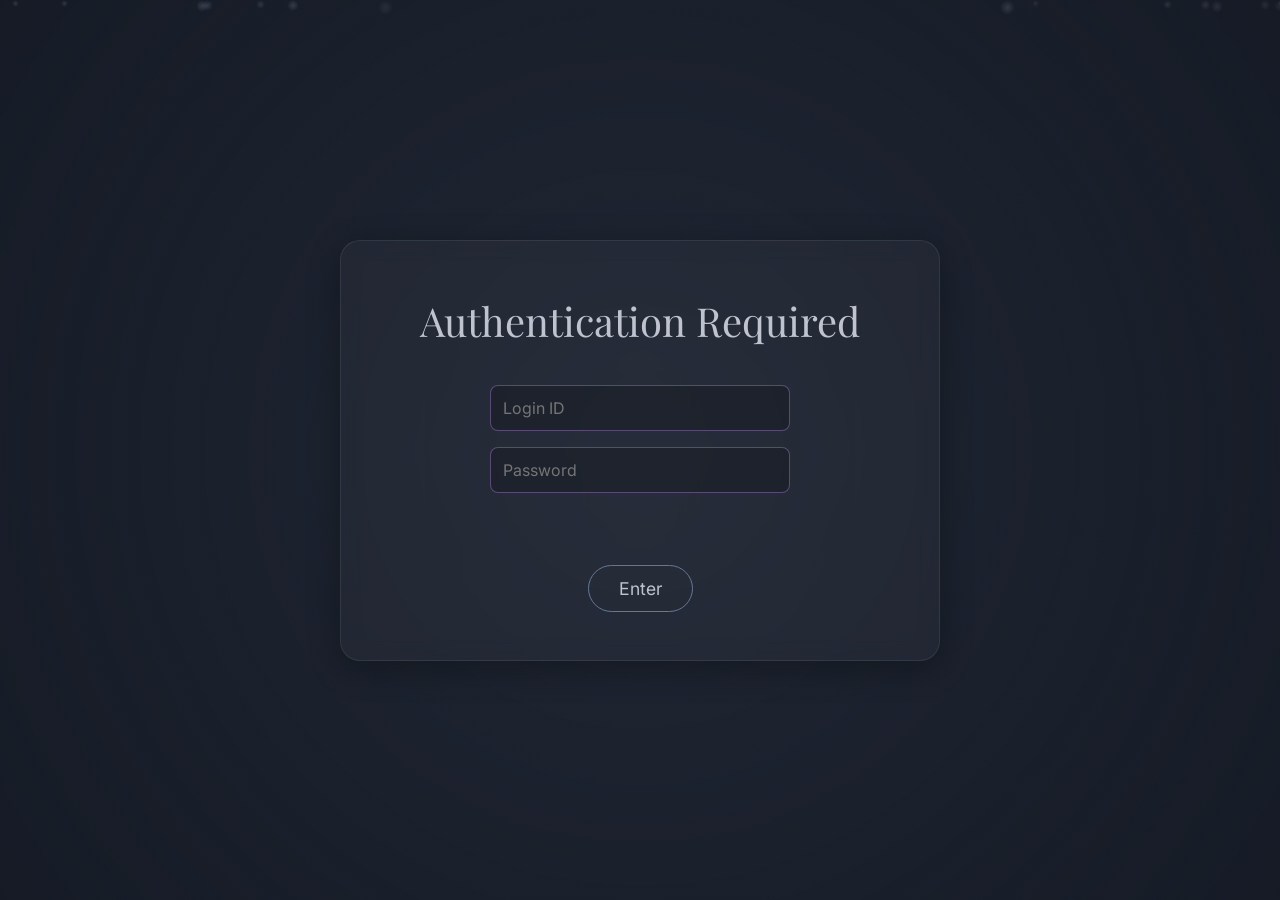
<file: index.html>
<!DOCTYPE html>
<html lang="en">
<head>
    <meta charset="UTF-8">
    <meta name="viewport" content="width=device-width, initial-scale=1.0">
    <title>For Diti</title>
    <link rel="preconnect" href="https://fonts.googleapis.com">
    <link rel="preconnect" href="https://fonts.gstatic.com" crossorigin>
    <link href="https://fonts.googleapis.com/css2?family=Inter:wght@300;400;500&family=Playfair+Display:ital,wght@0,400;0,600;1,400&display=swap" rel="stylesheet">
    <link rel="stylesheet" href="style.css">
</head>
<body>
    <div id="particle-container"></div>
    
    <div class="scroller" id="steps-container">
        <!-- Login Section -->
        <section class="section step-section active" id="step-0">
            <div class="glass-container visible">
                <h2 style="margin-bottom: 2rem;">Authentication Required</h2>
                <div style="margin-bottom: 1.5rem; display: flex; flex-direction: column; align-items: center;">
                    <input type="text" id="loginId" placeholder="Login ID" style="width: 100%; max-width: 300px; padding: 12px; margin-bottom: 1rem; border-radius: 8px; border: 1px solid rgba(179, 136, 235, 0.4); background: rgba(0,0,0,0.2); color: #fff; font-family: 'Inter', sans-serif; font-size: 1rem; outline: none;">
                    <input type="password" id="loginPass" placeholder="Password" style="width: 100%; max-width: 300px; padding: 12px; margin-bottom: 1rem; border-radius: 8px; border: 1px solid rgba(179, 136, 235, 0.4); background: rgba(0,0,0,0.2); color: #fff; font-family: 'Inter', sans-serif; font-size: 1rem; outline: none;">
                    <p id="loginError" style="color: #ff8888; font-size: 0.9rem; display: none;">Incorrect ID or Password</p>
                </div>
                <button class="interactive-btn" onclick="checkLogin()">Enter</button>
            </div>
        </section>

        <!-- Hero Section -->
        <section class="section step-section hidden" id="step-1">
            <div class="glass-container">
                <h1 class="title">For Diti</h1>
                <button class="interactive-btn next-step-btn" onclick="nextStep(2)">Next</button>
            </div>
        </section>

        <!-- The Apology -->
        <section class="section step-section hidden" id="step-2">
            <div class="glass-container">
                <h2>I'm so sorry.</h2>
                <p>I know I've been distant. I know I stopped talking to you suddenly, and it probably didn't make any sense.</p>
                <p>I owe you an apology, but more importantly, I owe you the truth.</p>
                <button class="interactive-btn next-step-btn" onclick="nextStep(3)">Next</button>
            </div>
        </section>

        <!-- The Truth -->
        <section class="section step-section hidden" id="step-3">
            <div class="glass-container">
                <h2>The Truth</h2>
                <p>I told you I was committed to another girl. That was a lie.</p>
                <p>I painted that picture because I was scared. I was pulling away on purpose, to create distance between us.</p>
                <p>Not because you did anything wrong, but because of what was happening to me.</p>
                <button class="interactive-btn next-step-btn" onclick="nextStep(4)">Next</button>
            </div>
        </section>

        <!-- Go to Next Page Link -->
        <section class="section step-section hidden" id="step-4">
            <div class="glass-container">
                <h2>But I need to say more...</h2>
                <p>I wrote down everything I wanted to say.</p>
                <div style="margin-top: 2rem;">
                    <a href="apology.html?p=1" class="interactive-btn" style="display: inline-block; text-decoration: none;">Read my apologies</a>
                </div>
            </div>
        </section>
    </div>

    <script src="script.js"></script>
</body>
</html>
</file>
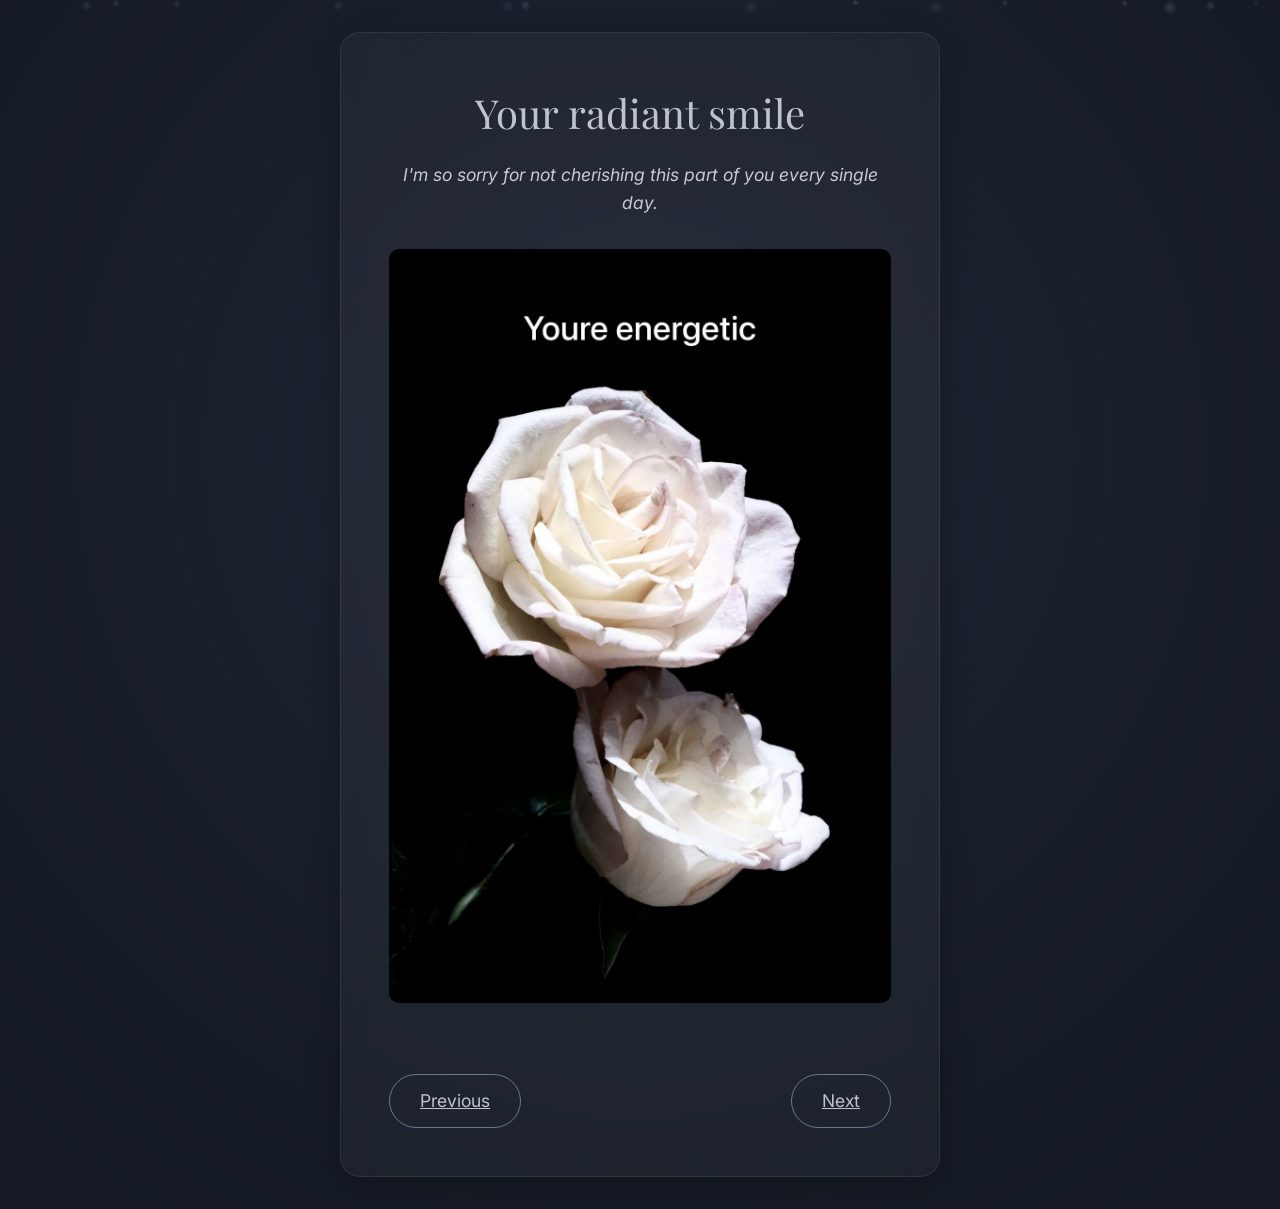
<file: apology.html>
<!DOCTYPE html>
<html lang="en">
<head>
    <meta charset="UTF-8">
    <meta name="viewport" content="width=device-width, initial-scale=1.0">
    <title>Apology</title>
    <link rel="preconnect" href="https://fonts.googleapis.com">
    <link rel="preconnect" href="https://fonts.gstatic.com" crossorigin>
    <link href="https://fonts.googleapis.com/css2?family=Inter:wght@300;400;500&family=Playfair+Display:ital,wght@0,400;0,600;1,400&display=swap" rel="stylesheet">
    <link rel="stylesheet" href="style.css">
</head>
<body>
    <div id="particle-container"></div>
    <div class="scroller">
        <section class="section image-view fade-in">
            <div class="glass-container">
                <h2 id="quality-title" style="text-align: center; margin-bottom: 1rem; font-family: 'Playfair Display', serif;"></h2>
                <p style="text-align: center; margin-bottom: 2rem; font-style: italic;">I'm so sorry for not cherishing this part of you every single day.</p>
                <img id="apology-img" src="" alt="Image" style="max-width: 100%; height: auto; border-radius: 10px; margin-bottom: 2rem;">
                <div class="navigation" style="display: flex; justify-content: space-between; width: 100%;">
                    <a id="prev-btn" href="#" class="nav-btn interactive-btn">Previous</a>
                    <a id="next-btn" href="#" class="nav-btn interactive-btn">Next</a>
                </div>
            </div>
        </section>
    </div>
    
    <script>
        const qualities = [
            "Your radiant smile", "The warmth of your embrace", "Your unshakeable kindness", "The grace in your presence",
            "Your infectious laughter", "The depth of your compassion", "Your brilliant mind", "The gentleness of your touch",
            "Your fierce loyalty", "The light in your eyes", "Your creative spirit", "The honesty in your words",
            "Your quiet strength", "The beauty of your soul", "Your boundless hope", "The music in your voice",
            "Your steadfast courage", "The warmth of your heart", "Your thoughtful nature", "The elegance you carry",
            "Your unwavering faith", "The joy you bring", "Your generous spirit", "The wisdom you share",
            "Your resilient heart", "The authenticity you radiate", "Your brilliant intuition", "The peace you inspire",
            "Your loving patience", "The sparkle in your laughter", "Your vibrant energy", "The strength of your convictions",
            "Your tender understanding", "The grace of your movements", "Your genuine interest in others", "The light you bring to darkness",
            "Your remarkable talent", "The sweetness of your spirit", "Your unwavering honesty", "The magic in your presence",
            "Your infectious enthusiasm", "The depth of your care", "Your beautiful vulnerability", "The courage in your heart",
            "Your inspiring determination", "The softness of your nature", "Your stellar character", "The brilliance of your mind",
            "Your genuine sincerity", "The warmth in your gaze", "Your remarkable sensitivity", "The strength of your love",
            "Your poetic soul", "The brightness you bring", "Your unwavering commitment", "The nobility of your spirit",
            "Your radiant presence", "The depth of your feelings", "Your inspiring resilience", "The gentleness in your heart",
            "Your brilliant compassion", "The authenticity you live", "Your generous heart", "The grace you embody",
            "Your thoughtful wisdom", "The warmth of your support", "Your remarkable strength", "The beauty in your kindness",
            "Your inspiring courage", "The light of your love", "Your genuine care", "The sweetness of your soul",
            "Your remarkable depth", "The strength in your vulnerability", "Your radiant kindness", "The magic you create",
            "Your inspiring presence", "The warmth of your friendship", "Your genuine brilliance", "The grace of your heart",
            "Your authentic beauty", "The depth of your understanding", "Your inspiring loyalty", "The light in your actions",
            "Your remarkable generosity", "The warmth of your concern", "Your beautiful spirit", "The strength of your values",
            "Your inspiring hope", "The gentleness you offer", "Your remarkable heart", "The authenticity of your love",
            "Your inspiring kindness", "The grace in your words", "Your radiant compassion", "The depth of your devotion",
            "Your inspiring faith", "The beauty of your being", "The eternal light you are"
        ];

        // Parse query parameter p (default to 1)
        const urlParams = new URLSearchParams(window.location.search);
        let p = parseInt(urlParams.get('p')) || 1;
        const total = 100;

        if (p < 1) p = 1;
        if (p > total) p = total;

        document.title = `Apology ${p}`;
        document.getElementById('quality-title').innerText = qualities[p - 1] || `Quality ${p}`;
        
        // Since image_0 is the first, image_{p-1} is correct. Some images might be .png, so we check.
        // The images are all .jpeg except Gemini_...png, but create_pages.py shows they were .jpeg.
        document.getElementById('apology-img').src = `images/image_${p - 1}.jpeg`;

        const prevBtn = document.getElementById('prev-btn');
        if (p === 1) {
            prevBtn.href = 'index.html'; // Go back to start
        } else {
            prevBtn.href = `apology.html?p=${p - 1}`;
        }

        const nextBtn = document.getElementById('next-btn');
        if (p === total) {
            nextBtn.href = 'request.html';
        } else {
            nextBtn.href = `apology.html?p=${p + 1}`;
        }
    </script>
    <script src="script.js"></script>
</body>
</html>
</file>
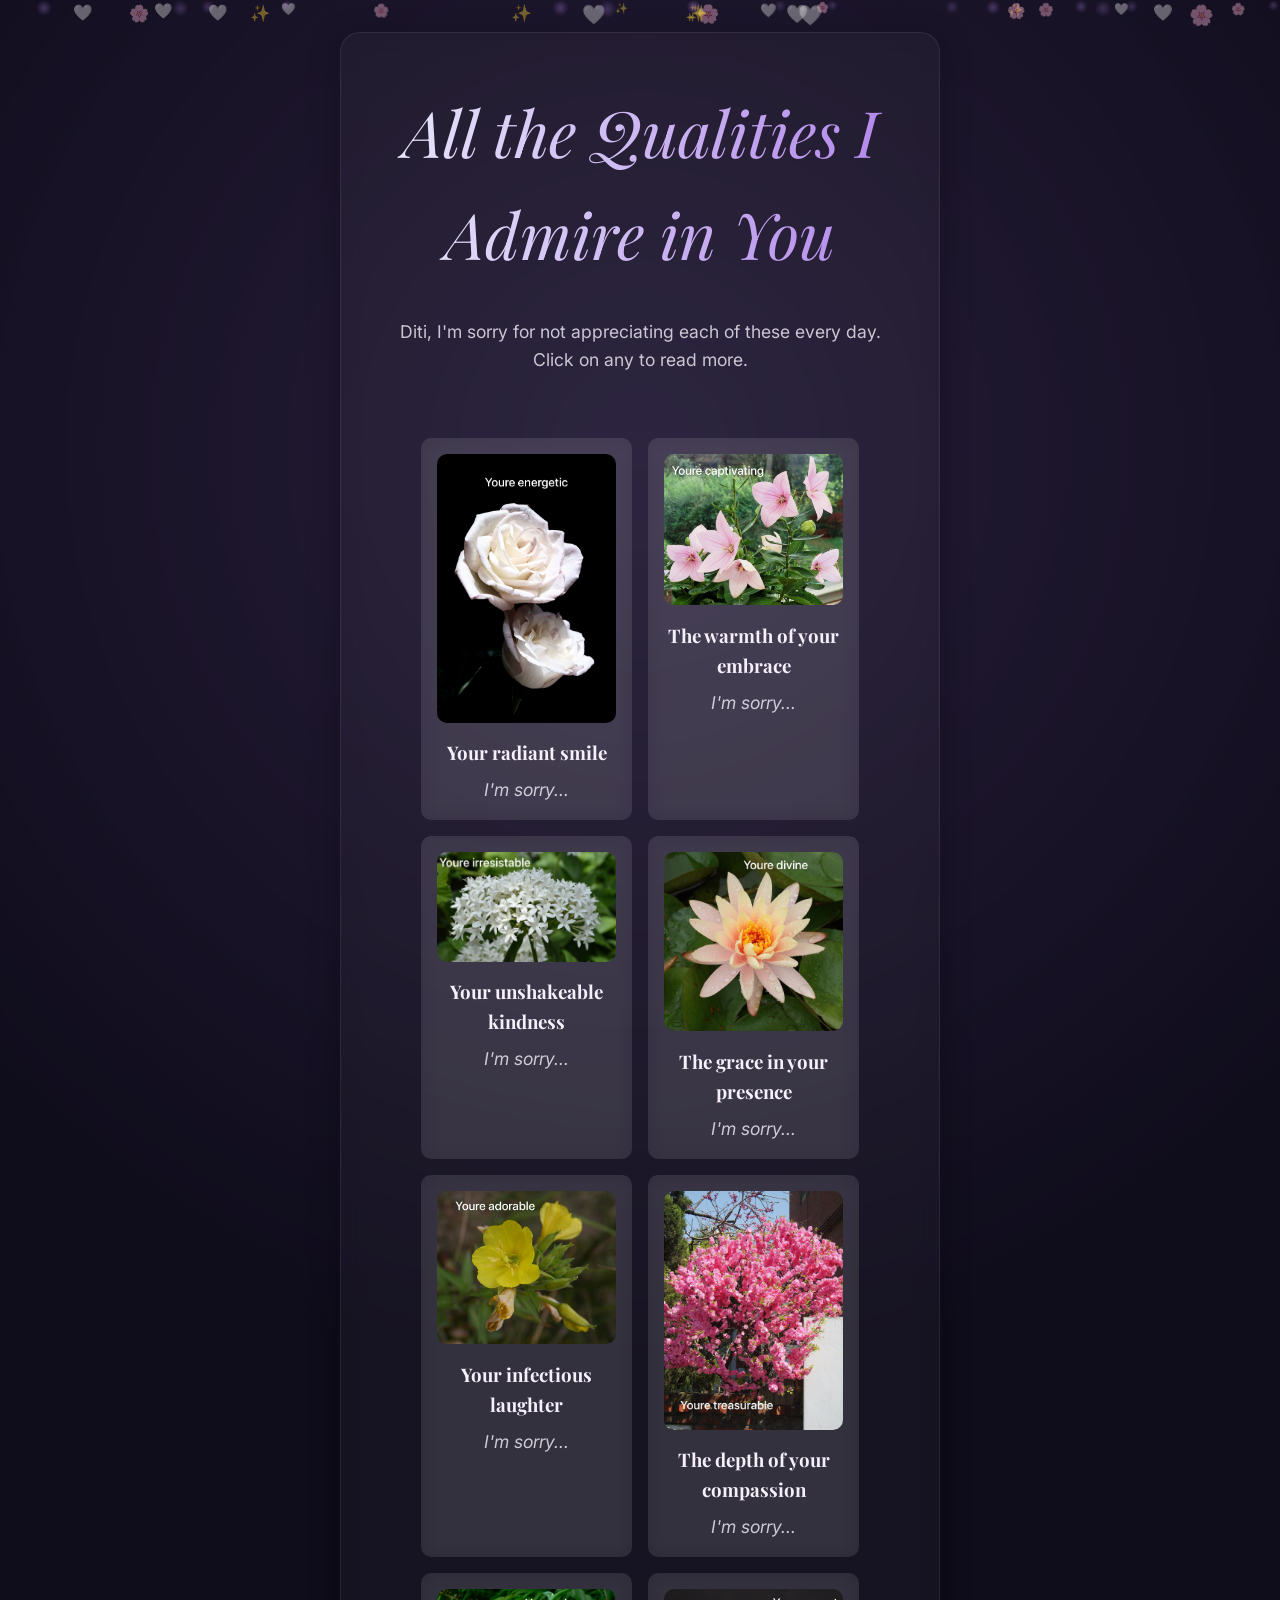
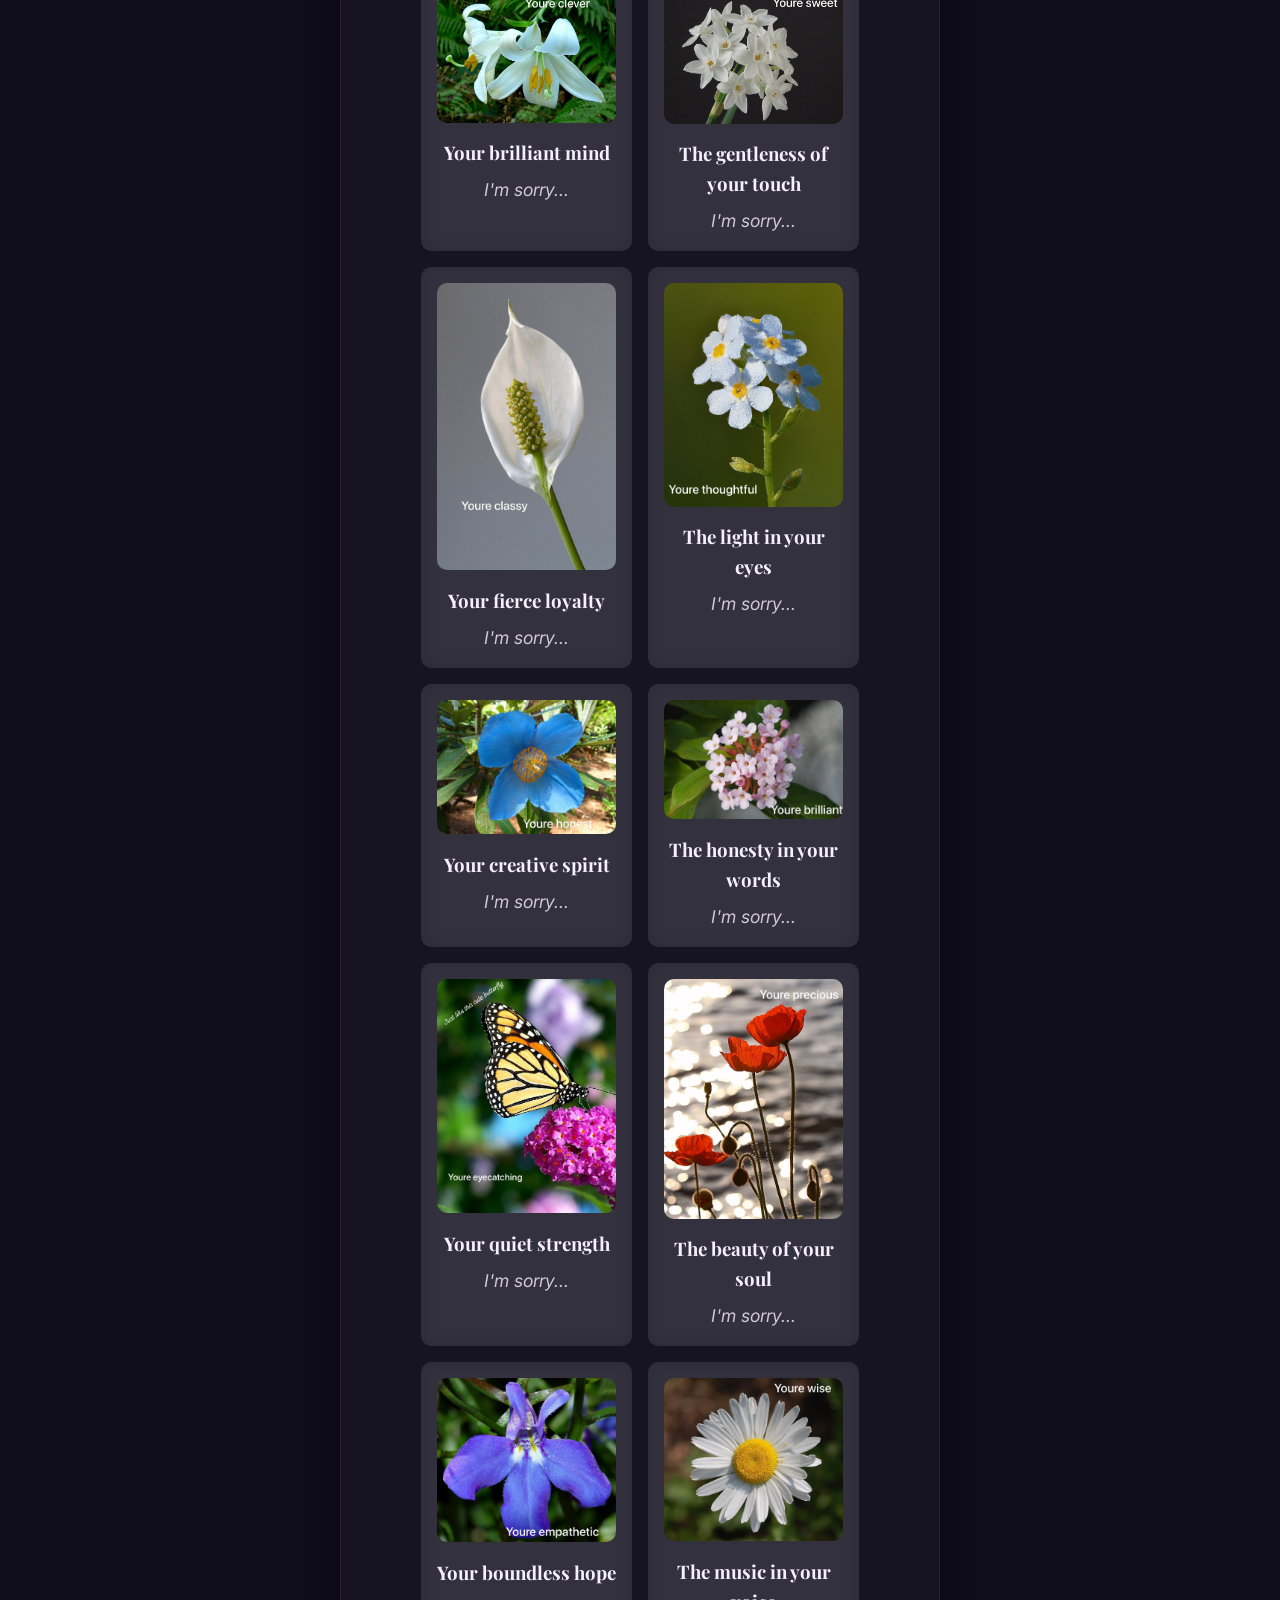
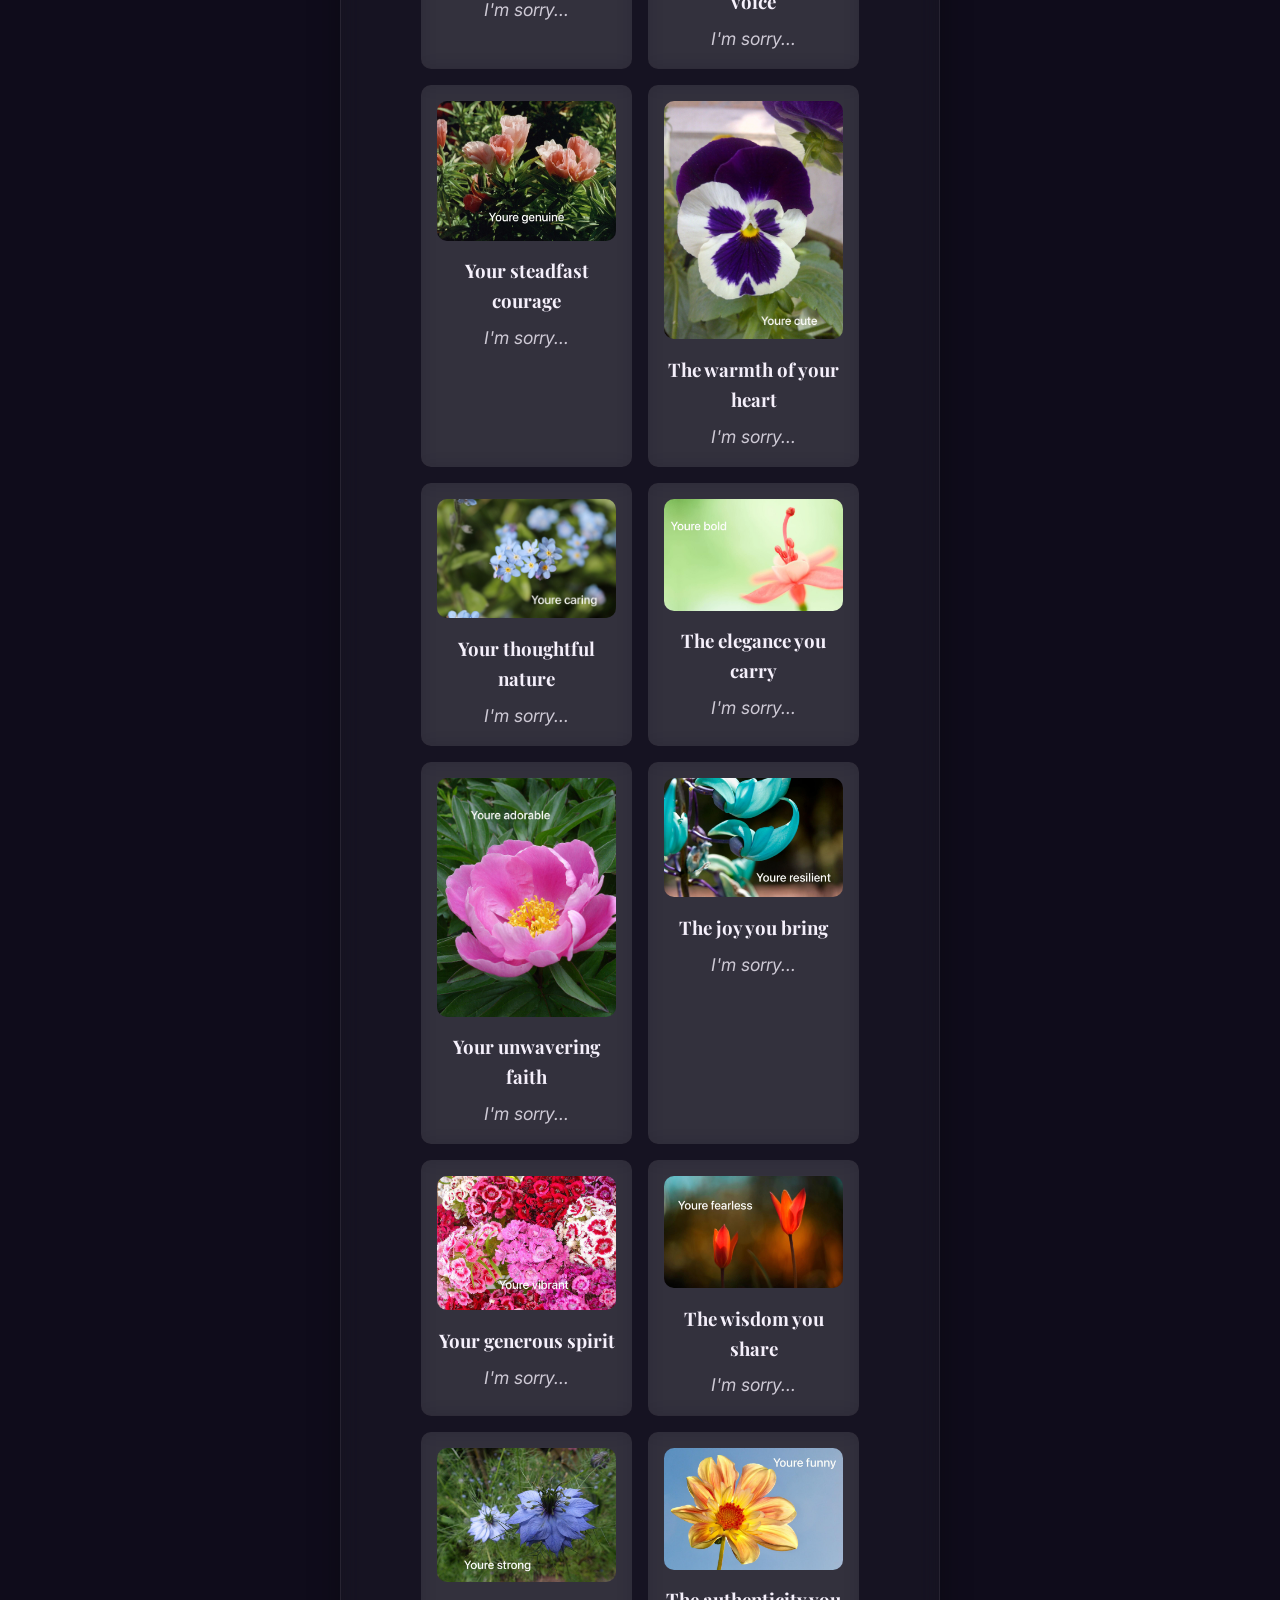
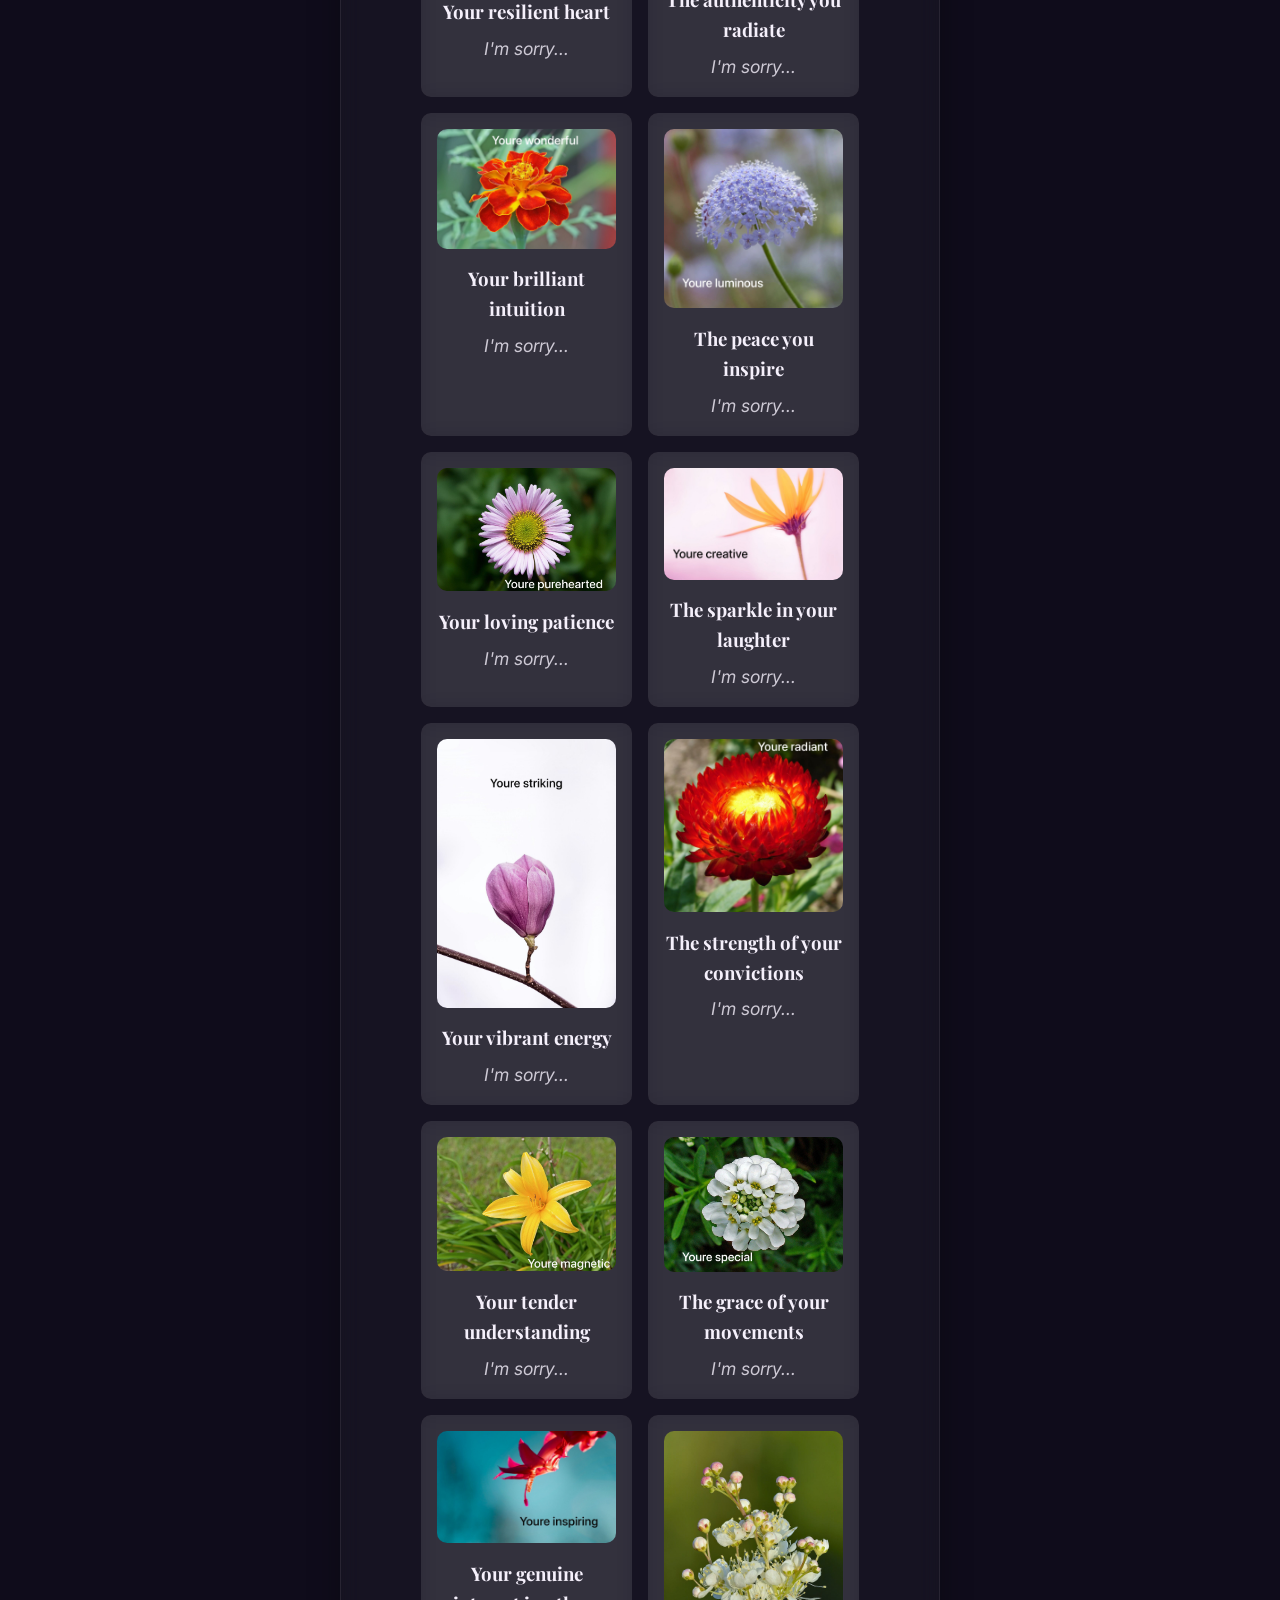
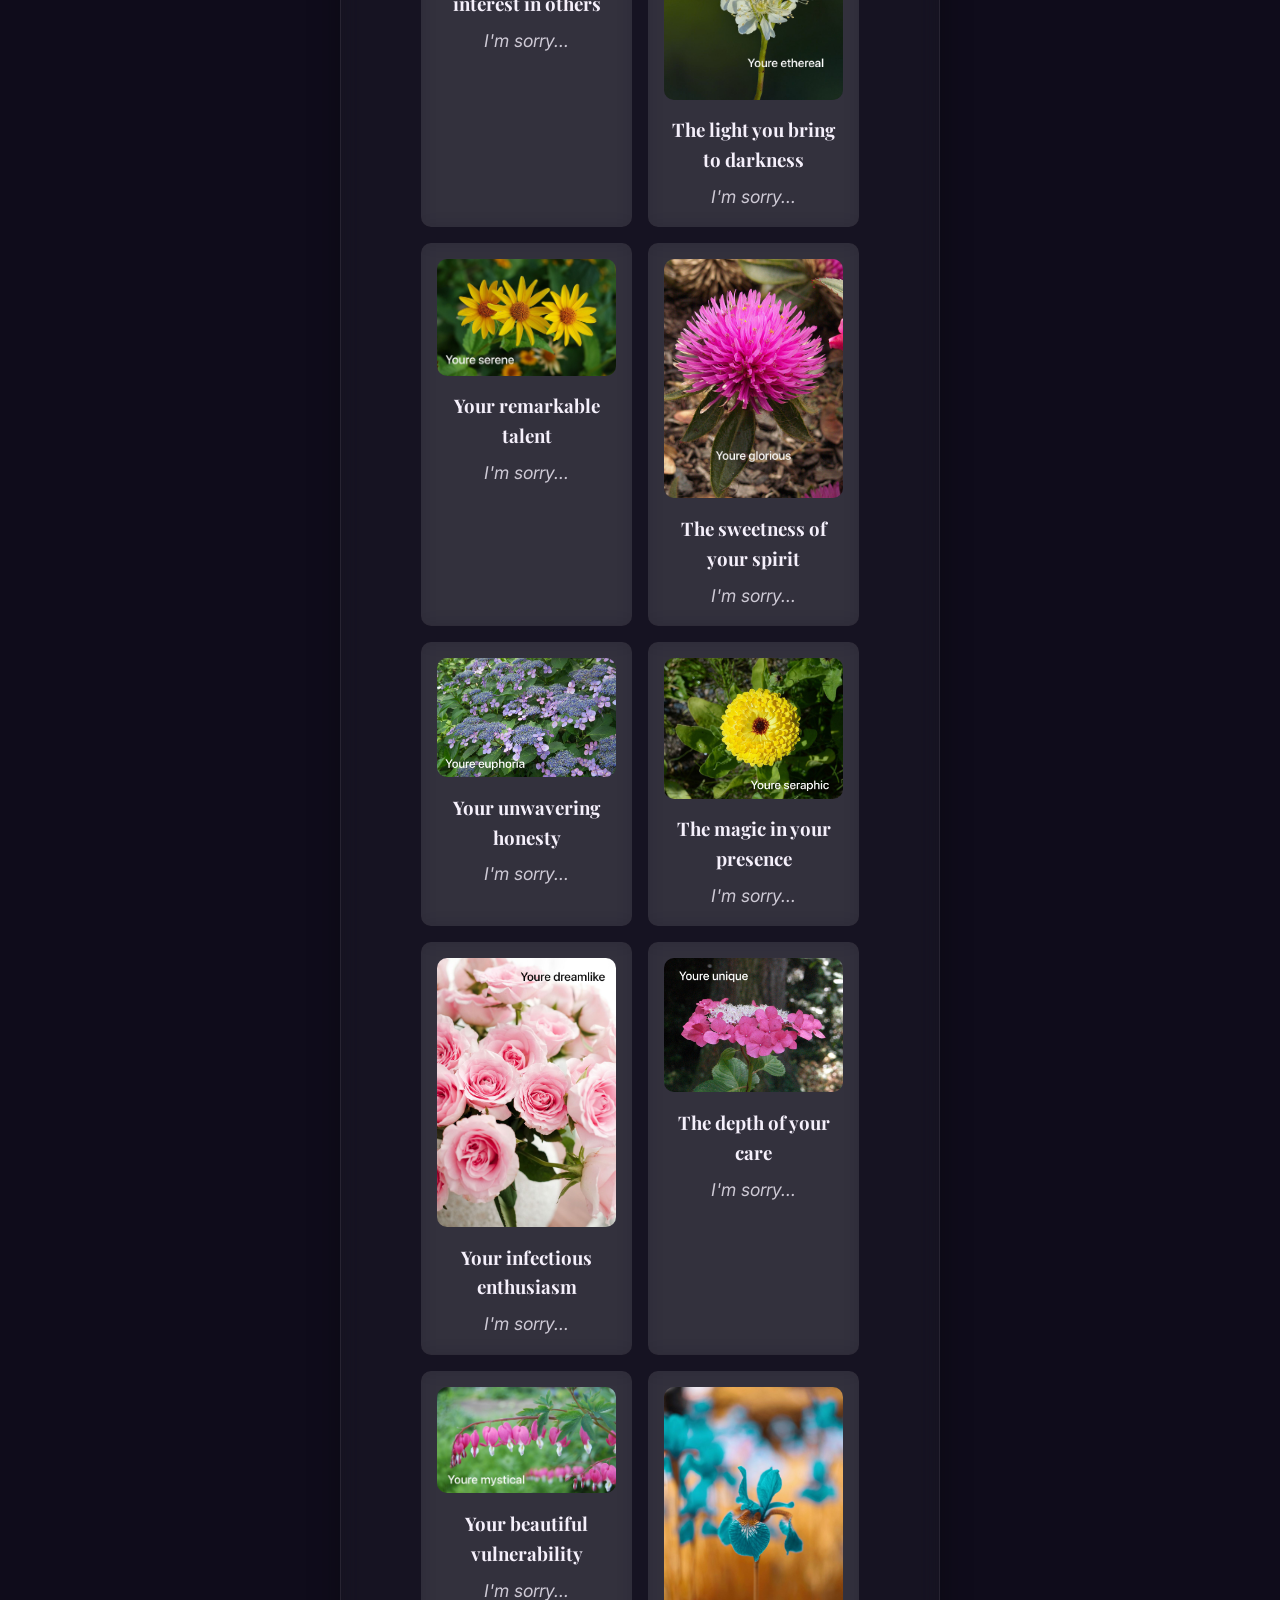
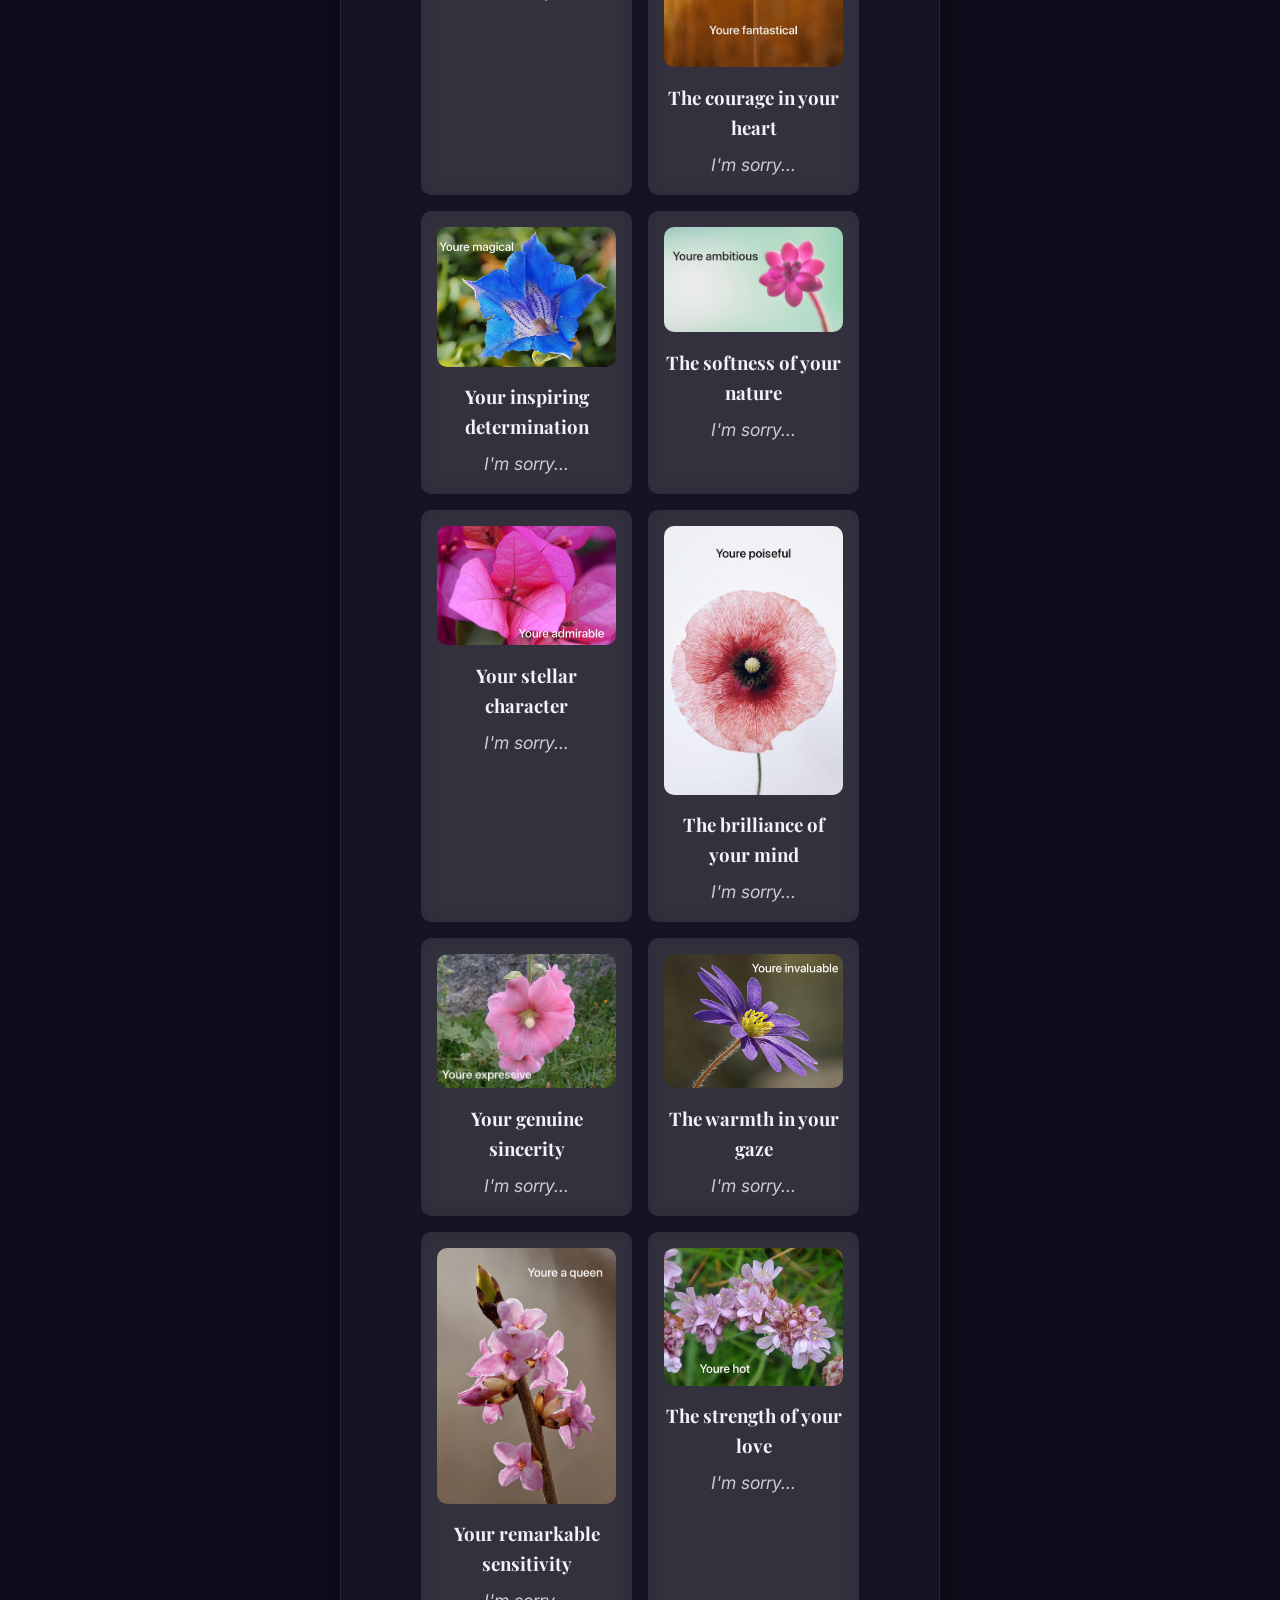
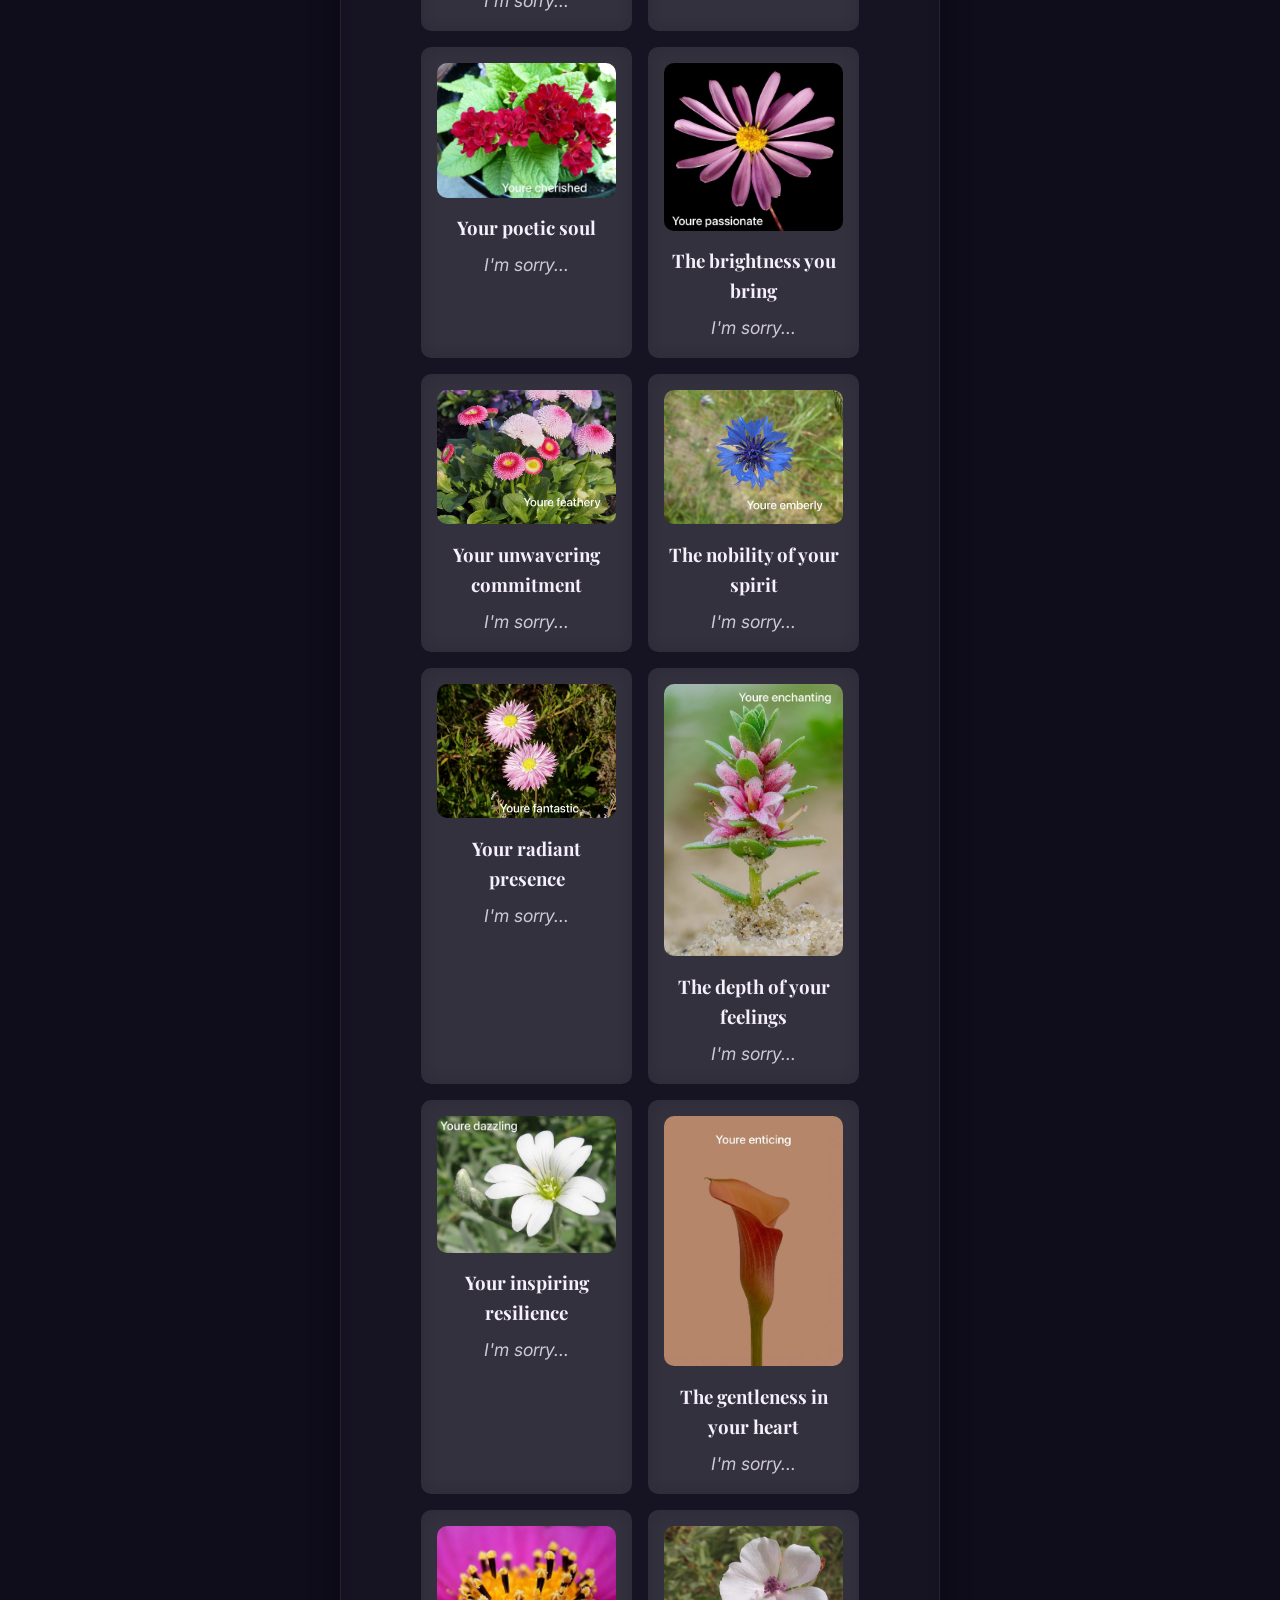
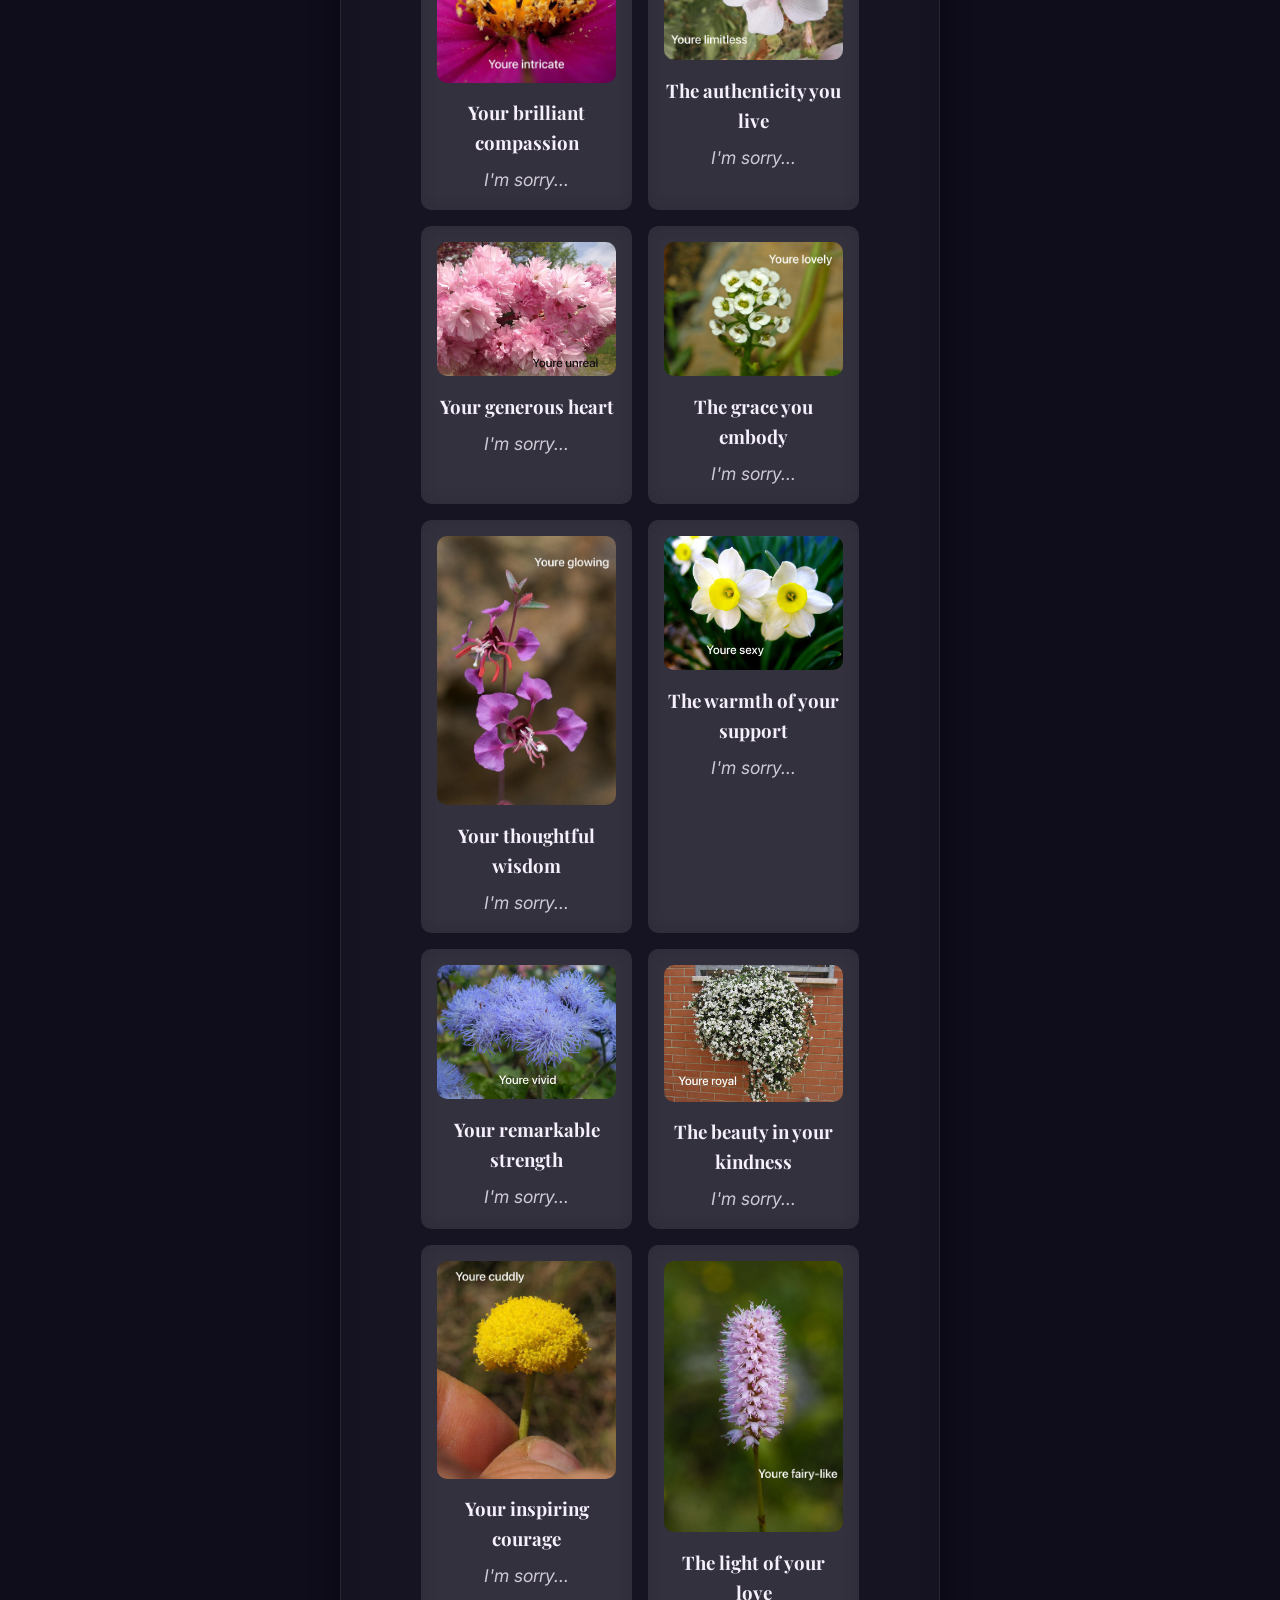
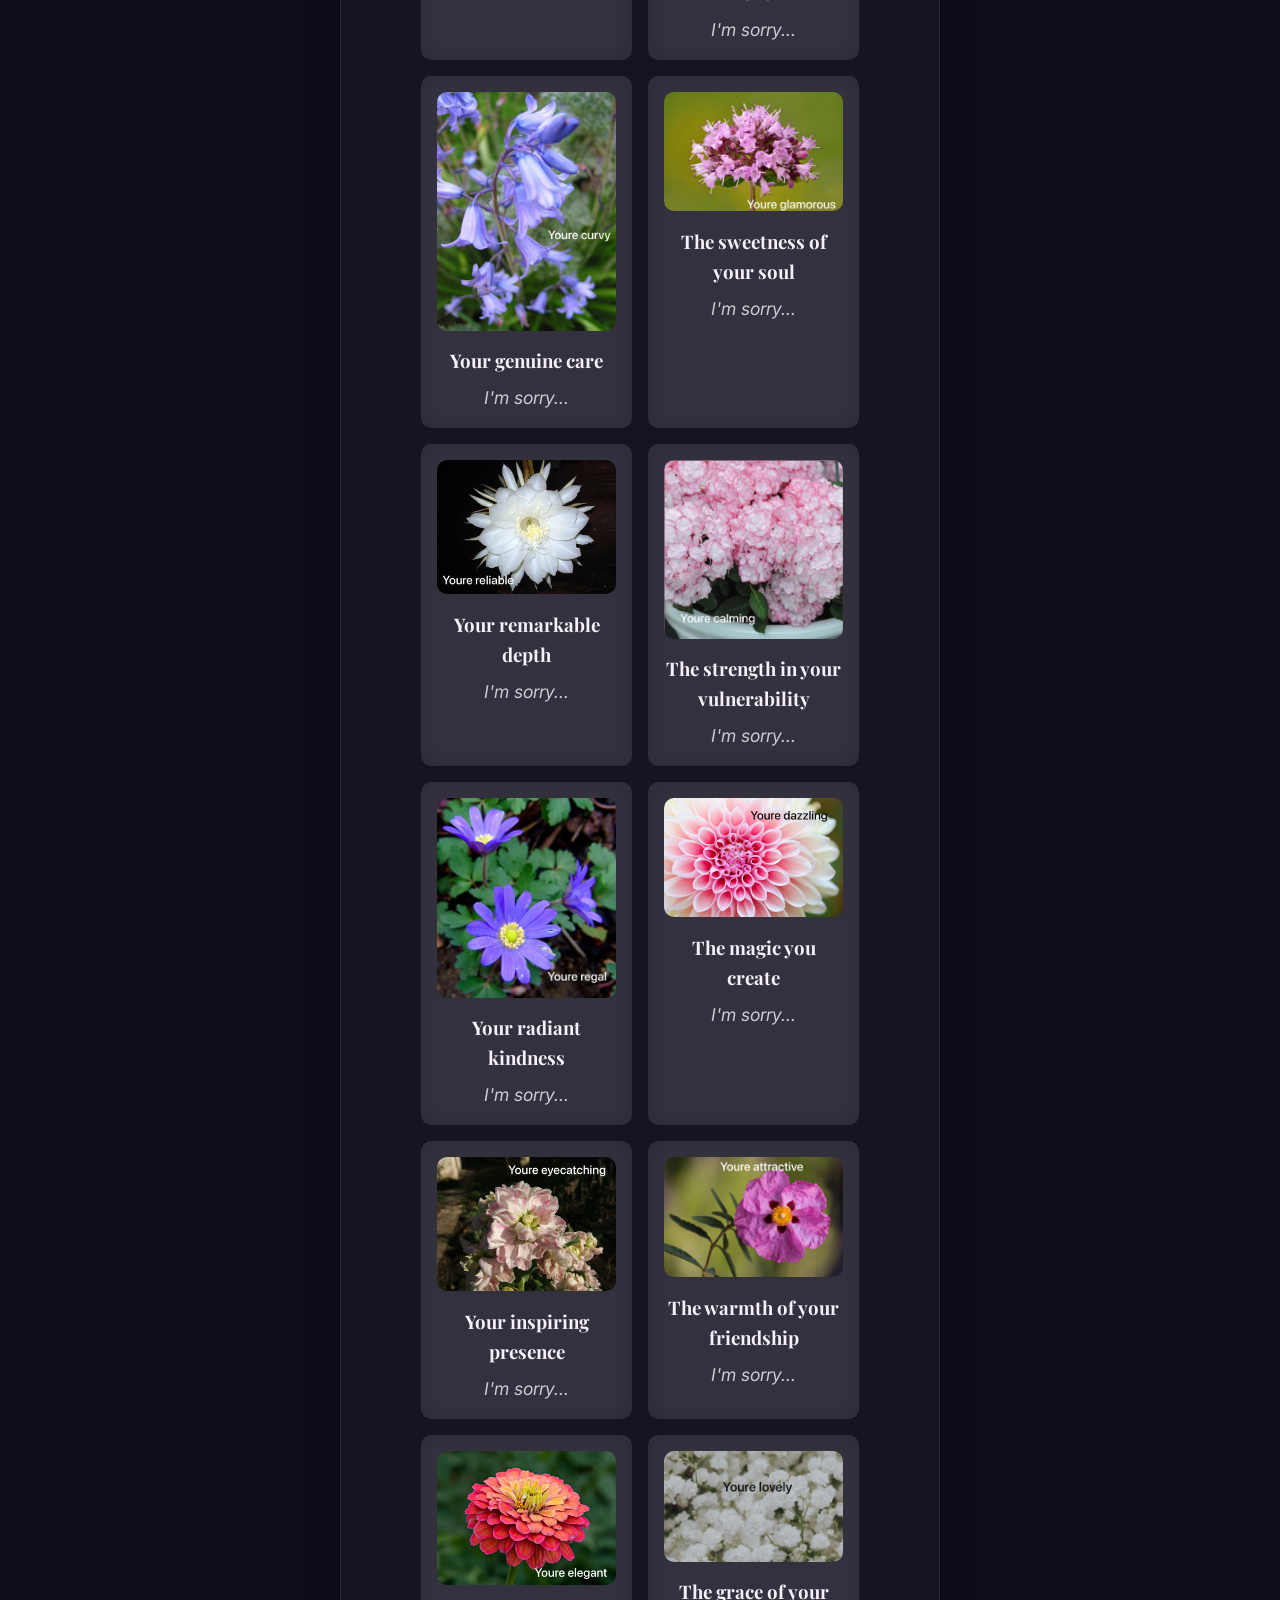
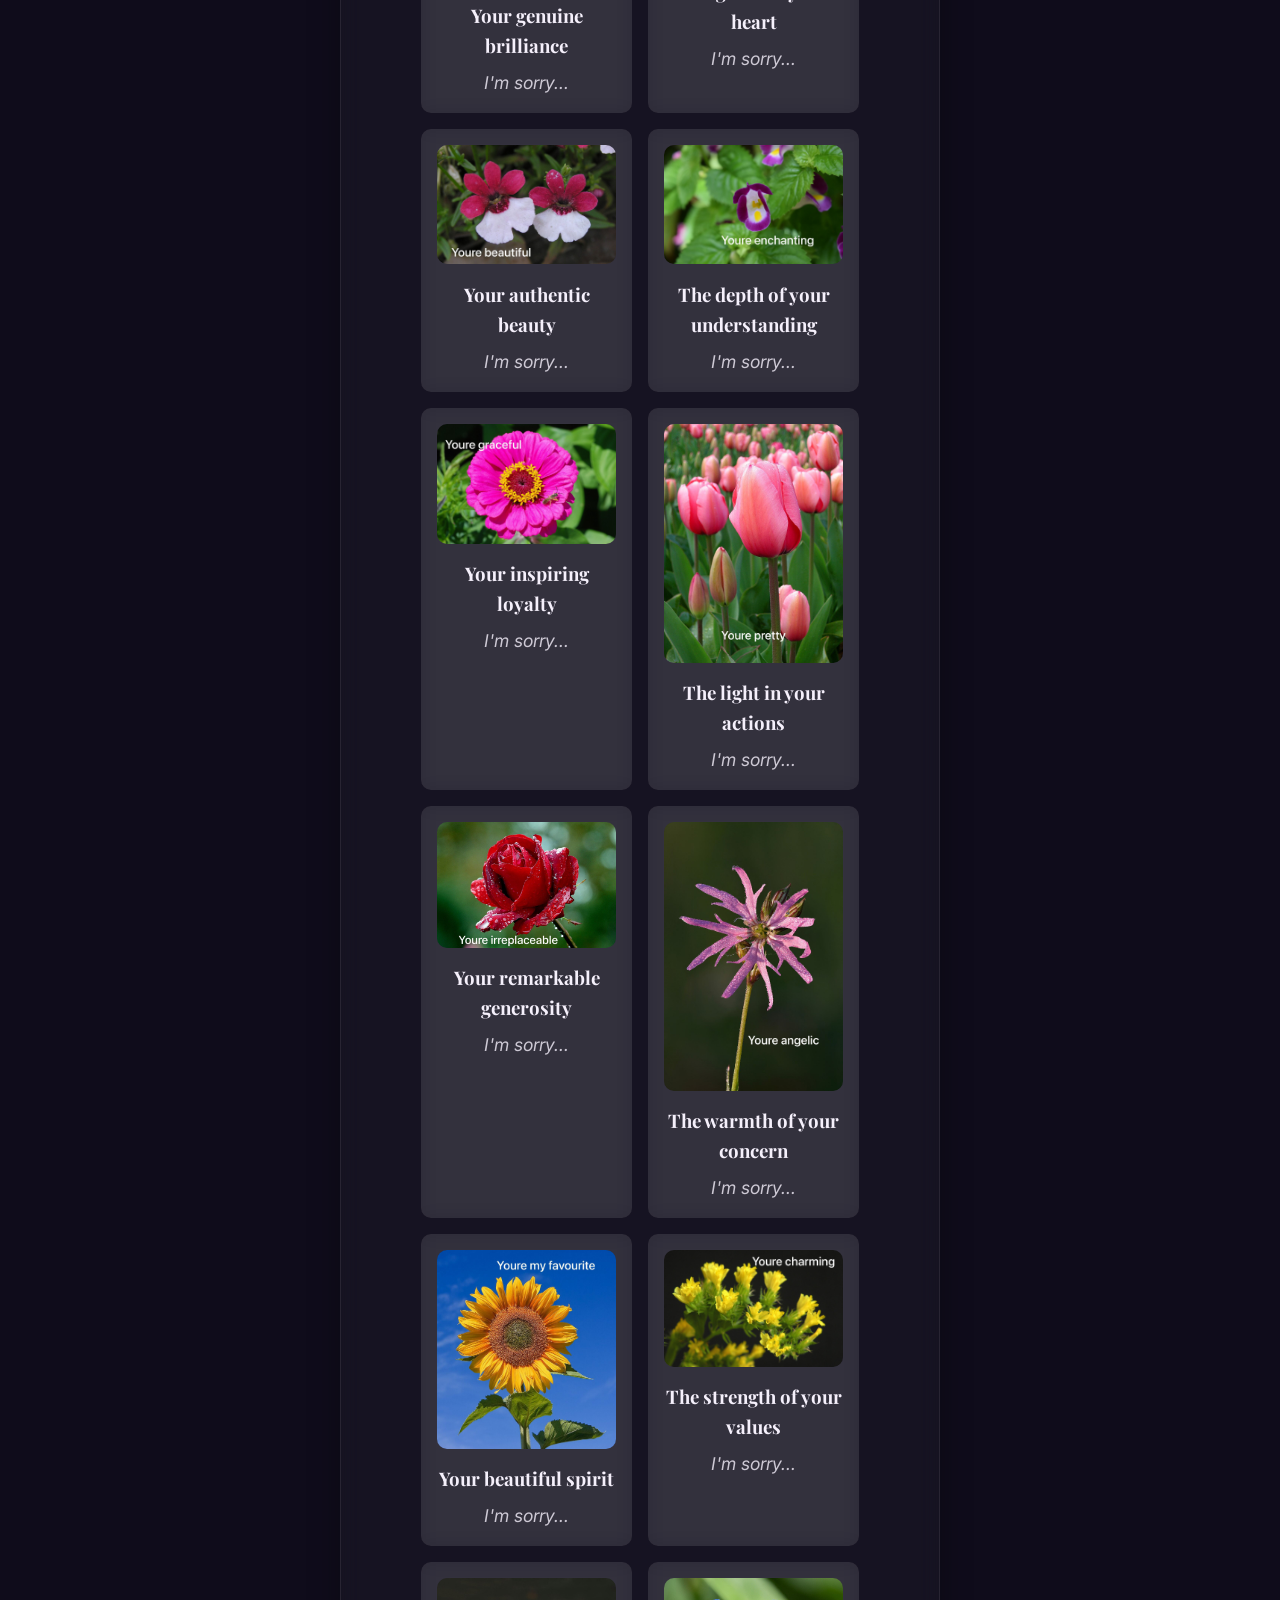
<file: gallery.html>
<!DOCTYPE html>
<html lang="en">
<head>
    <meta charset="UTF-8">
    <meta name="viewport" content="width=device-width, initial-scale=1.0">
    <title>Gallery of Qualities</title>
    <link rel="preconnect" href="https://fonts.googleapis.com">
    <link rel="preconnect" href="https://fonts.gstatic.com" crossorigin>
    <link href="https://fonts.googleapis.com/css2?family=Inter:wght@300;400;500&family=Playfair+Display:ital,wght@0,400;0,600;1,400&display=swap" rel="stylesheet">
    <link rel="stylesheet" href="style.css">
    <style>
        .gallery {
            display: grid;
            grid-template-columns: repeat(auto-fill, minmax(200px, 1fr));
            gap: 1rem;
            padding: 2rem;
        }
        .gallery-item {
            text-align: center;
            border-radius: 10px;
            overflow: hidden;
            background: rgba(255, 255, 255, 0.1);
            backdrop-filter: blur(10px);
            padding: 1rem;
        }
        .gallery-item img {
            max-width: 100%;
            height: auto;
            border-radius: 10px;
        }
        .gallery-item h3 {
            font-family: 'Playfair Display', serif;
            margin: 0.5rem 0;
        }
        .gallery-item p {
            font-style: italic;
            margin: 0;
        }
    </style>
</head>
<body>
    <div id="particle-container"></div>
    <div class="scroller">
        <section class="section gallery-section fade-in">
            <div class="glass-container" style="opacity: 1; transform: none;">
                <h1 style="text-align: center; margin-bottom: 2rem;">All the Qualities I Admire in You</h1>
                <p style="text-align: center; margin-bottom: 2rem;">Diti, I'm sorry for not appreciating each of these every day. Click on any to read more.</p>
                <div class="gallery">
                    <!-- Gallery items will be inserted here -->
                </div>
            </div>
        </section>
    </div>
    <script src="script.js?v=2"></script>
    <script>
        const qualities = [
            "Your radiant smile",
            "The warmth of your embrace",
            "Your unshakeable kindness",
            "The grace in your presence",
            "Your infectious laughter",
            "The depth of your compassion",
            "Your brilliant mind",
            "The gentleness of your touch",
            "Your fierce loyalty",
            "The light in your eyes",
            "Your creative spirit",
            "The honesty in your words",
            "Your quiet strength",
            "The beauty of your soul",
            "Your boundless hope",
            "The music in your voice",
            "Your steadfast courage",
            "The warmth of your heart",
            "Your thoughtful nature",
            "The elegance you carry",
            "Your unwavering faith",
            "The joy you bring",
            "Your generous spirit",
            "The wisdom you share",
            "Your resilient heart",
            "The authenticity you radiate",
            "Your brilliant intuition",
            "The peace you inspire",
            "Your loving patience",
            "The sparkle in your laughter",
            "Your vibrant energy",
            "The strength of your convictions",
            "Your tender understanding",
            "The grace of your movements",
            "Your genuine interest in others",
            "The light you bring to darkness",
            "Your remarkable talent",
            "The sweetness of your spirit",
            "Your unwavering honesty",
            "The magic in your presence",
            "Your infectious enthusiasm",
            "The depth of your care",
            "Your beautiful vulnerability",
            "The courage in your heart",
            "Your inspiring determination",
            "The softness of your nature",
            "Your stellar character",
            "The brilliance of your mind",
            "Your genuine sincerity",
            "The warmth in your gaze",
            "Your remarkable sensitivity",
            "The strength of your love",
            "Your poetic soul",
            "The brightness you bring",
            "Your unwavering commitment",
            "The nobility of your spirit",
            "Your radiant presence",
            "The depth of your feelings",
            "Your inspiring resilience",
            "The gentleness in your heart",
            "Your brilliant compassion",
            "The authenticity you live",
            "Your generous heart",
            "The grace you embody",
            "Your thoughtful wisdom",
            "The warmth of your support",
            "Your remarkable strength",
            "The beauty in your kindness",
            "Your inspiring courage",
            "The light of your love",
            "Your genuine care",
            "The sweetness of your soul",
            "Your remarkable depth",
            "The strength in your vulnerability",
            "Your radiant kindness",
            "The magic you create",
            "Your inspiring presence",
            "The warmth of your friendship",
            "Your genuine brilliance",
            "The grace of your heart",
            "Your authentic beauty",
            "The depth of your understanding",
            "Your inspiring loyalty",
            "The light in your actions",
            "Your remarkable generosity",
            "The warmth of your concern",
            "Your beautiful spirit",
            "The strength of your values",
            "Your inspiring hope",
            "The gentleness you offer",
            "Your remarkable heart",
            "The authenticity of your love",
            "Your inspiring kindness",
            "The grace in your words",
            "Your radiant compassion",
            "The depth of your devotion",
            "Your inspiring faith",
            "The beauty of your being",
            "The eternal light you are"
        ];

        const gallery = document.querySelector('.gallery');
        qualities.forEach((quality, index) => {
            const item = document.createElement('div');
            item.className = 'gallery-item';
            item.innerHTML = `
                <a href="page${index + 1}.html" style="text-decoration: none; color: inherit;">
                    <img src="images/image_${index}.jpeg" alt="${quality}">
                    <h3>${quality}</h3>
                    <p>I'm sorry...</p>
                </a>
            `;
            gallery.appendChild(item);
        });
    </script>
</body>
</html></content>
<parameter name="filePath">/Users/diptanshujamar/Documents/diti/gallery.html
</file>
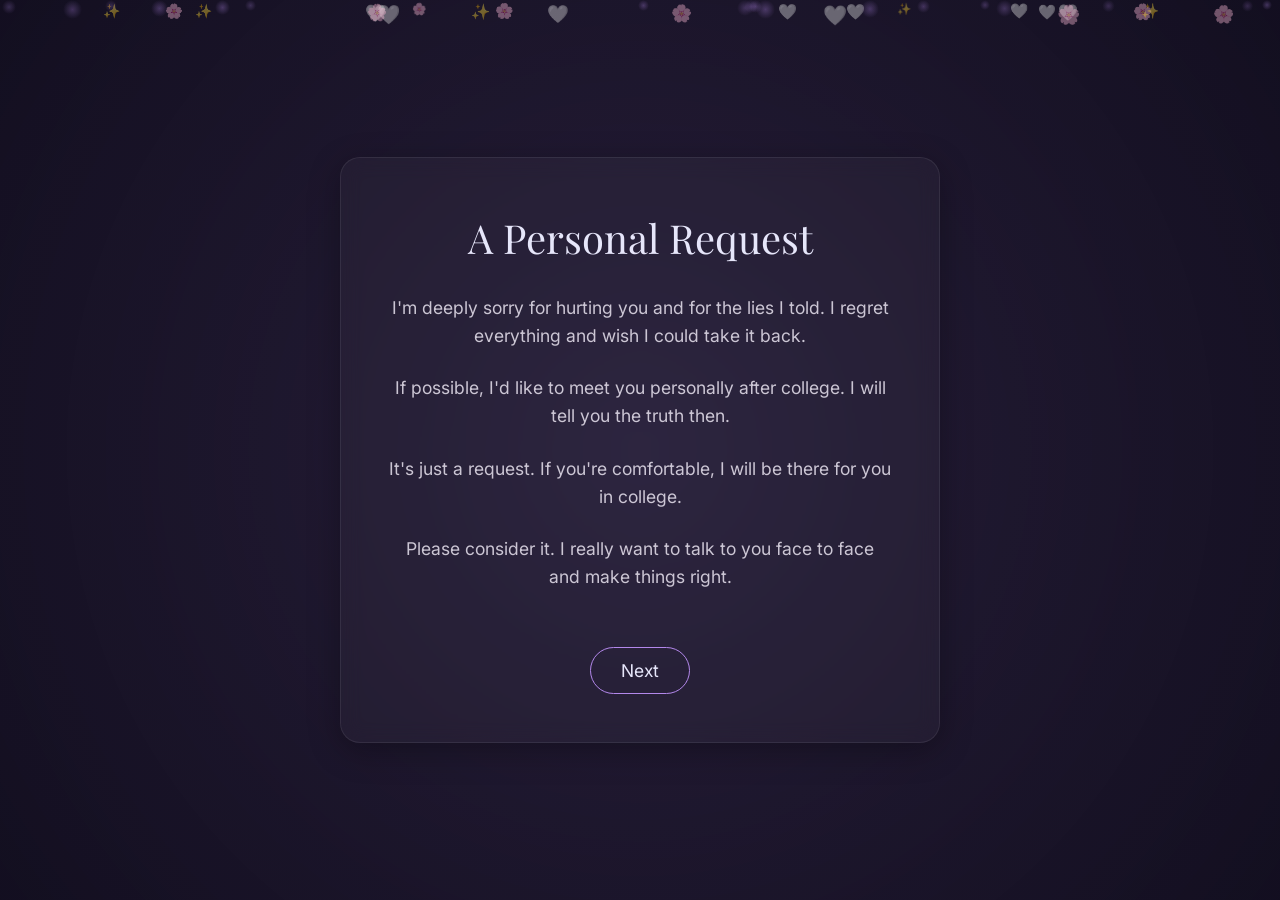
<file: request.html>
<!DOCTYPE html>
<html lang="en">
<head>
    <meta charset="UTF-8">
    <meta name="viewport" content="width=device-width, initial-scale=1.0">
    <title>A Request</title>
    <link rel="preconnect" href="https://fonts.googleapis.com">
    <link rel="preconnect" href="https://fonts.gstatic.com" crossorigin>
    <link href="https://fonts.googleapis.com/css2?family=Inter:wght@300;400;500&family=Playfair+Display:ital,wght@0,400;0,600;1,400&display=swap" rel="stylesheet">
    <link rel="stylesheet" href="style.css">
</head>
<body>
    <div id="particle-container"></div>
    
    <div class="scroller">
        <!-- A Personal Request -->
        <section class="section request">
            <div class="glass-container fade-in">
                <h2>A Personal Request</h2>
                <p>I'm deeply sorry for hurting you and for the lies I told. I regret everything and wish I could take it back.</p>
                <p>If possible, I'd like to meet you personally after college. I will tell you the truth then.</p>
                <p>It's just a request. If you're comfortable, I will be there for you in college.</p>
                <p>Please consider it. I really want to talk to you face to face and make things right.</p>
                <button class="interactive-btn" id="forgiveBtn">Next</button>
            </div>
        </section>

        <!-- Interactive Ending -->
        <div id="ending-overlay" class="hidden" style="background: radial-gradient(circle at center, rgba(107, 76, 154, 0.4) 0%, rgba(15, 12, 27, 0.95) 100%); backdrop-filter: blur(5px);">
            <div id="hearts-container" style="position: absolute; top: 0; left: 0; width: 100%; height: 100%; pointer-events: none; overflow: hidden; z-index: 1;"></div>
            <div class="glass-container center-content visible" style="max-width: 800px; max-height: 90vh; overflow-y: auto; z-index: 2; position: relative;">
                <img src="images/Gemini_Generated_Image_x4ia64x4ia64x4ia.png" alt="Lavender Rose" style="width: 100%; max-width: 200px; border-radius: 15px; margin-bottom: 1.5rem; filter: drop-shadow(0 0 15px rgba(179, 136, 235, 0.6));">
                <p style="font-size: 1.1rem; line-height: 1.8;">After all these things, I wanna disclose that I'm in love with you. I do know you won't accept a man like me, but I can't keep these things in my heart. That's why I have disclosed it all, 'cause secrets I have held in my heart are harder to hide than I thought.</p>
                <p style="font-size: 1.1rem; line-height: 1.8;">Diti, I just wanna be yours. That's why I told you all those things right now and don't have that much courage to open my mouth in front of you with all these shitty things. That's why I'm really sorry girl.</p>
            </div>
        </div>
    </div>

    <script src="script.js"></script>
</body>
</html>
</file>
<file: style.css>
:root {
    --bg-dark: #0f0c1b;
    --lavender-light: #E6E6FA;
    --lavender-mid: #cbb3e8;
    --lavender-dark: #6b4c9a;
    --accent: #b388eb;
    --text-main: #f5f0fb;
    --font-heading: 'Playfair Display', serif;
    --font-body: 'Inter', sans-serif;
}

* {
    margin: 0;
    padding: 0;
    box-sizing: border-box;
}

body {
    background-color: var(--bg-dark);
    color: var(--text-main);
    font-family: var(--font-body);
    overflow-x: hidden;
    scroll-behavior: smooth;
    line-height: 1.6;
}

/* Background Gradients */
body::before {
    content: '';
    position: fixed;
    top: -50%;
    left: -50%;
    width: 200%;
    height: 200%;
    background: radial-gradient(circle at center, var(--glow-color, rgba(107, 76, 154, 0.15)) 0%, var(--bg-dark) 60%);
    z-index: -2;
    animation: pulse 15s infinite alternate ease-in-out;
}

@keyframes pulse {
    0% { transform: scale(1); }
    100% { transform: scale(1.1); }
}

/* Particle Container */
#particle-container {
    position: fixed;
    top: 0;
    left: 0;
    width: 100vw;
    height: 100vh;
    z-index: -1;
    pointer-events: none;
    overflow: hidden;
}

.particle {
    position: absolute;
    background: radial-gradient(circle, var(--accent) 0%, transparent 70%);
    border-radius: 50%;
    opacity: 0.4;
    animation: float 20s infinite linear;
}

@keyframes float {
    0% { transform: translateY(100vh) translateX(0) rotate(0deg); opacity: 0; }
    10% { opacity: 0.6; }
    90% { opacity: 0.6; }
    100% { transform: translateY(-10vh) translateX(100px) rotate(360deg); opacity: 0; }
}

/* Sections */
.section {
    min-height: 100vh;
    display: flex;
    flex-direction: column;
    justify-content: center;
    align-items: center;
    padding: 2rem;
    position: relative;
    z-index: 1;
}

/* Glassmorphism Containers */
.glass-container {
    background: rgba(255, 255, 255, 0.03);
    backdrop-filter: blur(10px);
    -webkit-backdrop-filter: blur(10px);
    border: 1px solid rgba(255, 255, 255, 0.08);
    border-radius: 20px;
    padding: 3rem;
    max-width: 600px;
    width: 100%;
    text-align: center;
    box-shadow: 0 8px 32px 0 rgba(0, 0, 0, 0.3);
    transform: translateY(30px);
    opacity: 0;
    transition: all 1.2s cubic-bezier(0.25, 0.46, 0.45, 0.94);
}

.glass-container.visible {
    transform: translateY(0);
    opacity: 1;
}

/* Typography */
h1 {
    font-family: var(--font-heading);
    font-size: 4rem;
    font-weight: 400;
    font-style: italic;
    background: linear-gradient(to right, var(--lavender-light), var(--accent));
    -webkit-background-clip: text;
    -webkit-text-fill-color: transparent;
    margin-bottom: 2rem;
}

h2 {
    font-family: var(--font-heading);
    font-size: 2.5rem;
    font-weight: 400;
    color: var(--lavender-light);
    margin-bottom: 1.5rem;
}

p {
    font-size: 1.1rem;
    color: rgba(245, 240, 251, 0.8);
    margin-bottom: 1.5rem;
}

.subtitle {
    font-size: 0.9rem;
    text-transform: uppercase;
    letter-spacing: 3px;
    color: var(--accent);
    margin-bottom: 1rem;
    opacity: 0.7;
}

.highlight-text {
    font-size: 2.8rem;
    margin-top: 2rem;
    background: linear-gradient(45deg, #e0c3fc 0%, #8ec5fc 100%);
    -webkit-background-clip: text;
    -webkit-text-fill-color: transparent;
    text-shadow: 0 0 20px rgba(179, 136, 235, 0.4);
}

/* Elements */
.scroll-indicator {
    position: absolute;
    bottom: 40px;
    left: 50%;
    transform: translateX(-50%);
}

.mouse {
    width: 24px;
    height: 36px;
    border: 2px solid var(--accent);
    border-radius: 12px;
    position: relative;
}

.mouse::before {
    content: '';
    position: absolute;
    top: 6px;
    left: 50%;
    transform: translateX(-50%);
    width: 4px;
    height: 4px;
    background-color: var(--accent);
    border-radius: 50%;
    animation: scroll 2s infinite;
}

@keyframes scroll {
    0% { transform: translate(-50%, 0); opacity: 1; }
    100% { transform: translate(-50%, 15px); opacity: 0; }
}

.flower-icon {
    font-size: 4rem;
    margin-bottom: 1rem;
    filter: drop-shadow(0 0 10px rgba(179, 136, 235, 0.6));
}

/* Button */
.interactive-btn {
    background: transparent;
    border: 1px solid var(--accent);
    color: var(--lavender-light);
    padding: 12px 30px;
    font-family: var(--font-body);
    font-size: 1.1rem;
    border-radius: 30px;
    cursor: pointer;
    margin-top: 2rem;
    transition: all 0.3s ease;
    outline: none;
    position: relative;
    overflow: hidden;
}

.interactive-btn:hover {
    background: rgba(179, 136, 235, 0.2);
    box-shadow: 0 0 20px rgba(179, 136, 235, 0.4);
    transform: scale(1.05);
}

.interactive-btn::before {
    content: '';
    position: absolute;
    top: 50%;
    left: 50%;
    width: 0;
    height: 0;
    background: var(--accent);
    border-radius: 50%;
    transform: translate(-50%, -50%);
    transition: width 0.6s ease, height 0.6s ease;
    z-index: -1;
}

.interactive-btn:active::before {
    width: 300px;
    height: 300px;
}

/* Ending Overlay */
#ending-overlay {
    position: fixed;
    top: 0;
    left: 0;
    width: 100vw;
    height: 100vh;
    background: var(--bg-dark);
    z-index: 100;
    display: flex;
    justify-content: center;
    align-items: center;
    opacity: 0;
    pointer-events: none;
    transition: opacity 2s ease;
}

#ending-overlay.show {
    opacity: 1;
    pointer-events: all;
}

.floating-hearts {
    font-size: 2rem;
    margin-top: 1rem;
    animation: heartbeat 1.5s infinite alternate;
}

@keyframes heartbeat {
    0% { transform: scale(1); filter: drop-shadow(0 0 5px var(--accent)); }
    100% { transform: scale(1.1); filter: drop-shadow(0 0 15px var(--accent)); }
}

.hidden {
    display: none !important;
}

/* 99 Sorries List */
.sorries-list {
    max-height: 350px;
    overflow-y: auto;
    padding: 1.5rem;
    margin-top: 1.5rem;
    background: rgba(0, 0, 0, 0.3);
    border-radius: 10px;
    box-shadow: inset 0 0 10px rgba(0,0,0,0.5);
    scrollbar-width: thin;
    scrollbar-color: var(--accent) transparent;
}

.sorries-list::-webkit-scrollbar {
    width: 6px;
}
.sorries-list::-webkit-scrollbar-thumb {
    background: var(--accent);
    border-radius: 6px;
}

.sorry-item {
    font-family: var(--font-heading);
    font-size: 1.3rem;
    color: var(--lavender-light);
    margin-bottom: 0.8rem;
    margin-top: 0;
    transition: all 0.3s ease;
}
.sorry-item:hover {
    color: var(--accent);
    transform: translateX(5px);
}

@media (max-width: 768px) {
    h1 { font-size: 3rem; }
    h2 { font-size: 2rem; }
    .glass-container { padding: 2rem; margin: 0 1rem; }
}
</file>
